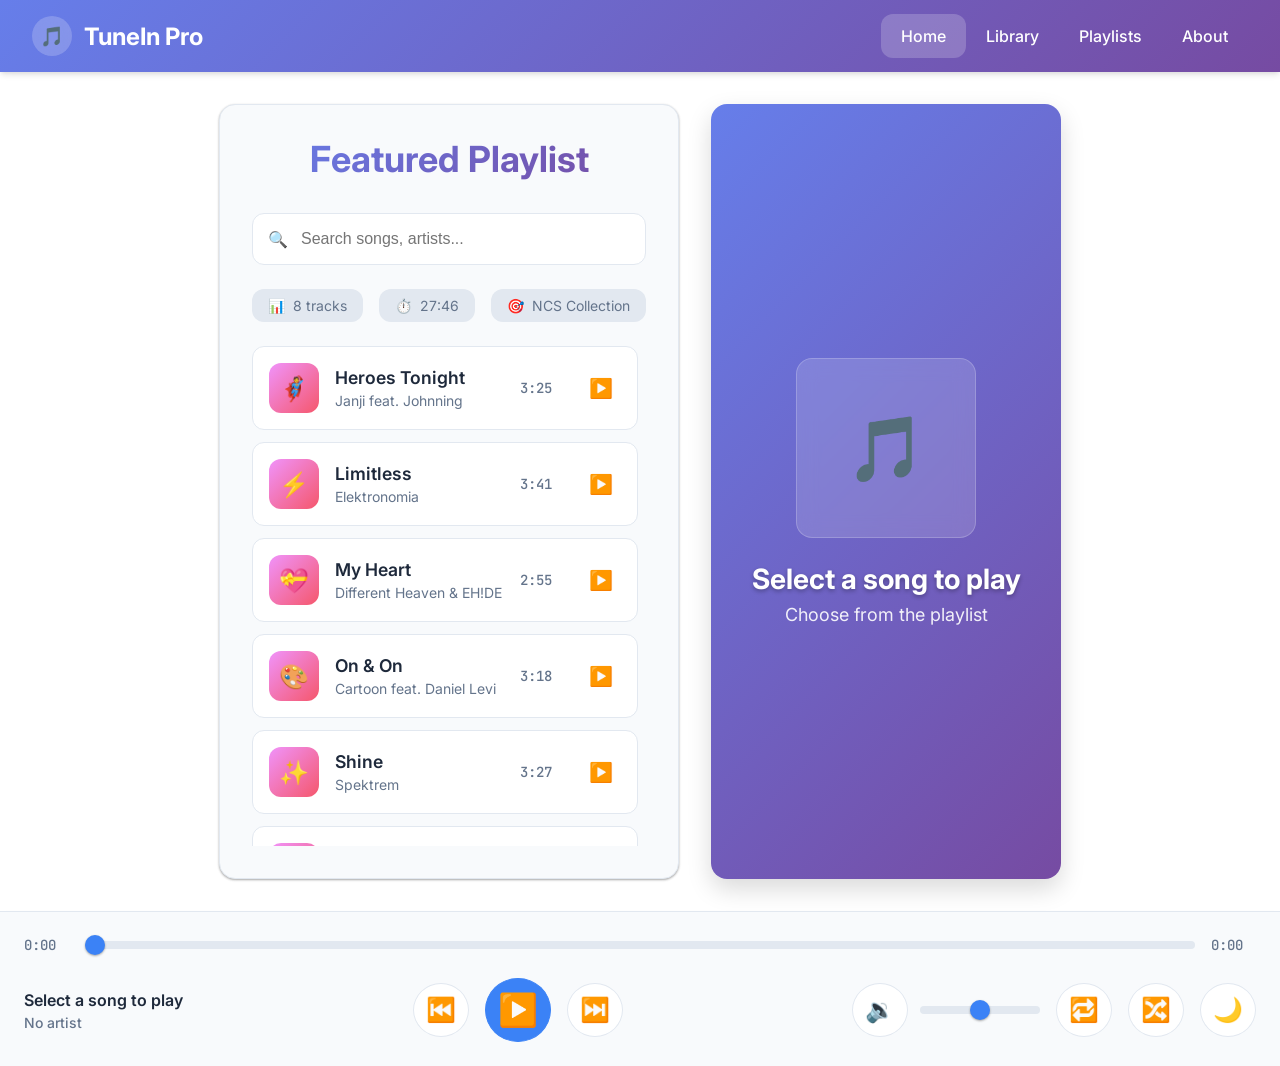
<file: separate.html>
<!DOCTYPE html>
<html lang="en">
<head>
  <meta charset="UTF-8" />
  <meta name="viewport" content="width=device-width, initial-scale=1.0" />
  <meta name="theme-color" content="#0f172a" />
  <meta name="description" content="TuneIn Music Player - Advanced, Responsive, with Visualizer and Multiple Features" />
  <title>TuneIn Music Player Pro</title>
  <link rel="preconnect" href="https://fonts.googleapis.com" />
  <link rel="preconnect" href="fonts.gstatic.com" crossorigin />
  <link href="https://fonts.googleapis.com/css2?family=Inter:wght@300;400;500;600;700&family=JetBrains+Mono:wght@400;500&display=swap" rel="stylesheet" />
  <style>
    :root {
      --primary-bg: #ffffff;
      --secondary-bg: #f8fafc;
      --tertiary-bg: #f1f5f9;
      --accent-bg: #e2e8f0;
      --text-primary: #1e293b;
      --text-secondary: #64748b;
      --text-muted: #94a3b8;
      --border-color: #e2e8f0;
      --shadow-light: 0 1px 3px rgba(0, 0, 0, 0.12), 0 1px 2px rgba(0, 0, 0, 0.24);
      --shadow-medium: 0 4px 6px -1px rgba(0, 0, 0, 0.1), 0 2px 4px -1px rgba(0, 0, 0, 0.06);
      --shadow-heavy: 0 10px 25px rgba(0, 0, 0, 0.15);
      --accent-color: #3b82f6;
      --accent-hover: #2563eb;
      --success-color: #10b981;
      --warning-color: #f59e0b;
      --error-color: #ef4444;
      --gradient-primary: linear-gradient(135deg, #667eea 0%, #764ba2 100%);
      --gradient-secondary: linear-gradient(135deg, #f093fb 0%, #f5576c 100%);
      --gradient-accent: linear-gradient(135deg, #4facfe 0%, #00f2fe 100%);
      --border-radius: 12px;
      --border-radius-lg: 16px;
      --transition: all 0.3s cubic-bezier(0.4, 0, 0.2, 1);
    }

    .dark {
      --primary-bg: #0f172a;
      --secondary-bg: #1e293b;
      --tertiary-bg: #334155;
      --accent-bg: #475569;
      --text-primary: #f1f5f9;
      --text-secondary: #cbd5e1;
      --text-muted: #94a3b8;
      --border-color: #475569;
      --shadow-light: 0 1px 3px rgba(0, 0, 0, 0.5);
      --shadow-medium: 0 4px 6px -1px rgba(0, 0, 0, 0.3), 0 2px 4px -1px rgba(0, 0, 0, 0.2);
      --shadow-heavy: 0 10px 25px rgba(0, 0, 0, 0.5);
    }

    * {
      margin: 0;
      padding: 0;
      box-sizing: border-box;
    }

    body {
      font-family: 'Inter', -apple-system, BlinkMacSystemFont, sans-serif;
      background: var(--primary-bg);
      color: var(--text-primary);
      transition: var(--transition);
      min-height: 100vh;
      display: flex;
      flex-direction: column;
      overflow-x: hidden;
    }

    /* Custom Scrollbar */
    ::-webkit-scrollbar {
      width: 8px;
    }

    ::-webkit-scrollbar-track {
      background: var(--accent-bg);
    }

    ::-webkit-scrollbar-thumb {
      background: var(--accent-color);
      border-radius: 4px;
    }

    ::-webkit-scrollbar-thumb:hover {
      background: var(--accent-hover);
    }

    /* Header */
    header {
      background: var(--gradient-primary);
      padding: 1rem 0;
      box-shadow: var(--shadow-medium);
      position: sticky;
      top: 0;
      z-index: 100;
      backdrop-filter: blur(10px);
    }

    nav ul {
      list-style: none;
      display: flex;
      align-items: center;
      max-width: 1400px;
      margin: 0 auto;
      padding: 0 2rem;
    }

    .brand {
      display: flex;
      align-items: center;
      gap: 0.75rem;
      margin-right: auto;
      font-weight: 700;
      font-size: 1.5rem;
      color: white;
    }

    .brand-icon {
      width: 40px;
      height: 40px;
      background: rgba(255, 255, 255, 0.2);
      border-radius: 50%;
      display: flex;
      align-items: center;
      justify-content: center;
      font-size: 1.2rem;
      backdrop-filter: blur(10px);
      animation: brandPulse 3s ease-in-out infinite;
    }

    @keyframes brandPulse {
      0%, 100% { transform: scale(1); }
      50% { transform: scale(1.05); box-shadow: 0 0 20px rgba(255, 255, 255, 0.3); }
    }

    nav a {
      color: white;
      text-decoration: none;
      padding: 0.75rem 1.25rem;
      border-radius: var(--border-radius);
      transition: var(--transition);
      font-weight: 500;
    }

    nav a:hover, nav a[aria-current="page"] {
      background: rgba(255, 255, 255, 0.2);
      backdrop-filter: blur(10px);
    }

    /* Main Layout */
    .container {
      flex: 1;
      max-width: 1400px;
      margin: 0 auto;
      padding: 2rem;
      display: grid;
      grid-template-columns: 1fr 350px;
      gap: 2rem;
      min-height: calc(100vh - 200px);
    }

    /* Song List */
    .songList {
      background: var(--secondary-bg);
      border-radius: var(--border-radius-lg);
      padding: 2rem;
      box-shadow: var(--shadow-light);
      border: 1px solid var(--border-color);
    }

    .songList h1 {
      margin-bottom: 2rem;
      background: var(--gradient-primary);
      -webkit-background-clip: text;
      -webkit-text-fill-color: transparent;
      background-clip: text;
      font-size: 2.25rem;
      font-weight: 700;
      text-align: center;
    }

    .search-bar {
      position: relative;
      margin-bottom: 1.5rem;
    }

    .search-input {
      width: 100%;
      padding: 1rem 1rem 1rem 3rem;
      border: 1px solid var(--border-color);
      border-radius: var(--border-radius);
      background: var(--primary-bg);
      color: var(--text-primary);
      font-size: 1rem;
      transition: var(--transition);
    }

    .search-input:focus {
      outline: none;
      border-color: var(--accent-color);
      box-shadow: 0 0 0 3px rgba(59, 130, 246, 0.1);
    }

    .search-icon {
      position: absolute;
      left: 1rem;
      top: 50%;
      transform: translateY(-50%);
      color: var(--text-muted);
    }

    .songItemContainer {
      max-height: 500px;
      overflow-y: auto;
      padding-right: 0.5rem;
    }

    .songItem {
      display: flex;
      align-items: center;
      padding: 1rem;
      margin-bottom: 0.75rem;
      background: var(--primary-bg);
      border-radius: var(--border-radius);
      cursor: pointer;
      transition: var(--transition);
      border: 1px solid var(--border-color);
      position: relative;
      overflow: hidden;
    }

    .songItem::before {
      content: '';
      position: absolute;
      top: 0;
      left: -100%;
      width: 100%;
      height: 100%;
      background: var(--gradient-accent);
      opacity: 0;
      transition: var(--transition);
      z-index: -1;
    }

    .songItem:hover {
      transform: translateY(-2px);
      box-shadow: var(--shadow-medium);
      border-color: var(--accent-color);
    }

    .songItem:hover::before {
      left: 0;
      opacity: 0.1;
    }

    .songItem.playing {
      background: var(--gradient-primary);
      color: white;
      border-color: transparent;
      box-shadow: var(--shadow-heavy);
    }

    .songItem.playing .timestamp,
    .songItem.playing .songName {
      color: white;
    }

    .song-cover {
      width: 50px;
      height: 50px;
      border-radius: var(--border-radius);
      margin-right: 1rem;
      background: var(--gradient-secondary);
      display: flex;
      align-items: center;
      justify-content: center;
      font-size: 1.5rem;
      color: white;
      position: relative;
      overflow: hidden;
    }

    .song-details {
      flex: 1;
      min-width: 0;
    }

    .songName {
      font-weight: 600;
      font-size: 1.1rem;
      margin-bottom: 0.25rem;
      white-space: nowrap;
      overflow: hidden;
      text-overflow: ellipsis;
    }

    .song-artist {
      font-size: 0.875rem;
      color: var(--text-secondary);
      white-space: nowrap;
      overflow: hidden;
      text-overflow: ellipsis;
    }

    .songlistplay {
      display: flex;
      align-items: center;
      gap: 1rem;
    }

    .timestamp {
      font-family: 'JetBrains Mono', monospace;
      font-size: 0.875rem;
      color: var(--text-secondary);
      min-width: 45px;
      font-weight: 500;
    }

    .play-btn {
      background: none;
      border: none;
      color: inherit;
      font-size: 1.2rem;
      cursor: pointer;
      padding: 0.5rem;
      border-radius: 50%;
      transition: var(--transition);
      display: flex;
      align-items: center;
      justify-content: center;
    }

    .play-btn:hover {
      background: rgba(59, 130, 246, 0.1);
      transform: scale(1.1);
    }

    /* Song Banner with Visualizer */
    .songBanner {
      background: var(--gradient-primary);
      border-radius: var(--border-radius-lg);
      padding: 2rem;
      text-align: center;
      color: white;
      display: flex;
      flex-direction: column;
      align-items: center;
      justify-content: center;
      min-height: 400px;
      position: relative;
      overflow: hidden;
      box-shadow: var(--shadow-heavy);
    }

    .visualizer-bg {
      position: absolute;
      top: 0;
      left: 0;
      right: 0;
      bottom: 0;
      opacity: 0.2;
      z-index: 0;
    }

    .visualizer {
      display: flex;
      align-items: end;
      justify-content: center;
      height: 100px;
      gap: 3px;
      position: absolute;
      bottom: 0;
      left: 0;
      right: 0;
    }

    .bar {
      width: 4px;
      background: rgba(255, 255, 255, 0.6);
      border-radius: 2px;
      animation: visualizer 1.5s ease-in-out infinite;
    }

    .bar:nth-child(odd) { animation-delay: 0.1s; }
    .bar:nth-child(even) { animation-delay: 0.3s; }

    @keyframes visualizer {
      0%, 100% { height: 10px; }
      50% { height: 60px; }
    }

    .current-song-cover {
      width: 180px;
      height: 180px;
      background: rgba(255, 255, 255, 0.15);
      border-radius: var(--border-radius-lg);
      display: flex;
      align-items: center;
      justify-content: center;
      font-size: 4rem;
      margin-bottom: 1.5rem;
      backdrop-filter: blur(10px);
      border: 1px solid rgba(255, 255, 255, 0.2);
      position: relative;
      z-index: 1;
      transition: var(--transition);
    }

    .current-song-cover.playing {
      animation: albumSpin 10s linear infinite;
      box-shadow: 0 0 40px rgba(255, 255, 255, 0.3);
    }

    @keyframes albumSpin {
      from { transform: rotate(0deg); }
      to { transform: rotate(360deg); }
    }

    .current-song-info {
      position: relative;
      z-index: 1;
    }

    .current-song-info h2 {
      font-size: 1.75rem;
      font-weight: 700;
      margin-bottom: 0.5rem;
      text-shadow: 0 2px 4px rgba(0, 0, 0, 0.3);
    }

    .current-artist {
      font-size: 1.125rem;
      opacity: 0.9;
      font-weight: 400;
    }

    /* Enhanced Footer Player */
    footer {
      background: var(--secondary-bg);
      border-top: 1px solid var(--border-color);
      padding: 1.5rem;
      backdrop-filter: blur(20px);
      box-shadow: var(--shadow-medium);
    }

    .progress-container {
      display: flex;
      align-items: center;
      gap: 1rem;
      margin-bottom: 1.5rem;
      max-width: 1400px;
      margin-left: auto;
      margin-right: auto;
    }

    .time {
      font-family: 'JetBrains Mono', monospace;
      font-size: 0.875rem;
      color: var(--text-secondary);
      min-width: 45px;
      font-weight: 500;
    }

    /* Enhanced Range Inputs */
    input[type="range"] {
      flex: 1;
      height: 8px;
      background: var(--accent-bg);
      border-radius: 4px;
      outline: none;
      -webkit-appearance: none;
      cursor: pointer;
      transition: var(--transition);
    }

    input[type="range"]:hover {
      box-shadow: 0 0 8px rgba(59, 130, 246, 0.3);
    }

    input[type="range"]::-webkit-slider-thumb {
      -webkit-appearance: none;
      width: 20px;
      height: 20px;
      background: var(--accent-color);
      border-radius: 50%;
      cursor: pointer;
      box-shadow: var(--shadow-light);
      transition: var(--transition);
    }

    input[type="range"]::-webkit-slider-thumb:hover {
      transform: scale(1.1);
      box-shadow: 0 0 12px rgba(59, 130, 246, 0.5);
    }

    input[type="range"]::-moz-range-thumb {
      width: 20px;
      height: 20px;
      background: var(--accent-color);
      border-radius: 50%;
      cursor: pointer;
      border: none;
      box-shadow: var(--shadow-light);
    }

    .bottom-controls {
      display: flex;
      align-items: center;
      justify-content: space-between;
      max-width: 1400px;
      margin: 0 auto;
    }

    .controls {
      display: flex;
      align-items: center;
      gap: 1rem;
    }

    .control-btn {
      background: var(--primary-bg);
      border: 1px solid var(--border-color);
      color: var(--text-primary);
      font-size: 1.5rem;
      cursor: pointer;
      padding: 0.75rem;
      border-radius: 50%;
      transition: var(--transition);
      display: flex;
      align-items: center;
      justify-content: center;
      min-width: 48px;
      min-height: 48px;
    }

    .control-btn:hover {
      background: var(--accent-bg);
      transform: translateY(-2px);
      box-shadow: var(--shadow-medium);
    }

    .control-btn.active {
      color: white;
      background: var(--accent-color);
      border-color: var(--accent-color);
      box-shadow: var(--shadow-medium);
    }

    #masterPlay {
      font-size: 2rem;
      background: var(--accent-color);
      border-color: var(--accent-color);
      color: white;
      min-width: 64px;
      min-height: 64px;
    }

    #masterPlay:hover {
      background: var(--accent-hover);
      transform: scale(1.05);
      box-shadow: 0 0 20px rgba(59, 130, 246, 0.4);
    }

    .volume-control {
      display: flex;
      align-items: center;
      gap: 0.75rem;
    }

    #volumeBar {
      width: 120px;
    }

    .songInfo {
      display: flex;
      align-items: center;
      gap: 1rem;
      font-weight: 500;
      max-width: 300px;
    }

    .playing-indicator {
      width: 48px;
      height: 48px;
      background: var(--success-color);
      border-radius: 50%;
      display: flex;
      align-items: center;
      justify-content: center;
      color: white;
      font-size: 1.2rem;
      box-shadow: var(--shadow-light);
    }

    .playing-indicator.active {
      animation: indicatorPulse 2s ease-in-out infinite;
    }

    @keyframes indicatorPulse {
      0%, 100% { 
        transform: scale(1); 
        box-shadow: var(--shadow-light);
      }
      50% { 
        transform: scale(1.05); 
        box-shadow: 0 0 20px rgba(16, 185, 129, 0.4);
      }
    }

    .song-info-text {
      min-width: 0;
      flex: 1;
    }

    .song-info-title {
      font-weight: 600;
      margin-bottom: 0.25rem;
      white-space: nowrap;
      overflow: hidden;
      text-overflow: ellipsis;
    }

    .song-info-artist {
      font-size: 0.875rem;
      color: var(--text-secondary);
      white-space: nowrap;
      overflow: hidden;
      text-overflow: ellipsis;
    }

    /* Additional Features */
    .stats-container {
      display: flex;
      gap: 1rem;
      margin-bottom: 1.5rem;
      font-size: 0.875rem;
      color: var(--text-secondary);
    }

    .stat-item {
      background: var(--accent-bg);
      padding: 0.5rem 1rem;
      border-radius: var(--border-radius);
      display: flex;
      align-items: center;
      gap: 0.5rem;
    }

    /* Responsive Design */
    @media (max-width: 1024px) {
      .container {
        grid-template-columns: 1fr;
        gap: 1.5rem;
      }

      .songBanner {
        order: -1;
        min-height: 300px;
      }

      .current-song-cover {
        width: 140px;
        height: 140px;
        font-size: 3rem;
      }
    }

    @media (max-width: 768px) {
      .container {
        padding: 1rem;
      }

      .bottom-controls {
        flex-direction: column;
        gap: 1.5rem;
      }

      .controls {
        order: -1;
      }

      nav ul {
        padding: 0 1rem;
      }

      .brand {
        font-size: 1.2rem;
      }

      .songInfo {
        max-width: 100%;
        text-align: center;
      }

      .volume-control {
        flex-direction: column;
        gap: 0.5rem;
      }

      #volumeBar {
        width: 150px;
      }
    }

    @media (max-width: 480px) {
      .songList {
        padding: 1rem;
      }

      .songList h1 {
        font-size: 1.75rem;
      }

      .songItem {
        padding: 0.75rem;
      }

      .song-cover {
        width: 40px;
        height: 40px;
        font-size: 1.2rem;
      }

      .current-song-cover {
        width: 120px;
        height: 120px;
        font-size: 2.5rem;
      }
    }

    /* Accessibility */
    .sr-only {
      position: absolute;
      width: 1px;
      height: 1px;
      padding: 0;
      margin: -1px;
      overflow: hidden;
      clip: rect(0, 0, 0, 0);
      white-space: nowrap;
      border: 0;
    }

    button:focus, input:focus, .songItem:focus {
      outline: 2px solid var(--accent-color);
      outline-offset: 2px;
    }

    /* Loading States */
    .loading {
      opacity: 0.6;
      pointer-events: none;
    }

    .skeleton {
      background: linear-gradient(90deg, var(--accent-bg) 25%, var(--border-color) 50%, var(--accent-bg) 75%);
      background-size: 200% 100%;
      animation: skeleton-loading 1.5s infinite;
    }

    @keyframes skeleton-loading {
      0% { background-position: 200% 0; }
      100% { background-position: -200% 0; }
    }
  </style>
</head>
<body>
  <header>
    <nav aria-label="Main Navigation">
      <ul>
        <li class="brand">
          <div class="brand-icon">🎵</div>
          <span>TuneIn Pro</span>
        </li>
        <li><a href="#" aria-current="page">Home</a></li>
        <li><a href="#">Library</a></li>
        <li><a href="#">Playlists</a></li>
        <li><a href="#">About</a></li>
      </ul>
    </nav>
  </header>

  <main class="container">
    <div class="songList">
      <h1>Featured Playlist</h1>
      
      <div class="search-bar">
        <span class="search-icon">🔍</span>
        <input 
          type="text" 
          class="search-input" 
          placeholder="Search songs, artists..."
          id="searchInput"
          aria-label="Search music"
        />
      </div>

      <div class="stats-container">
        <div class="stat-item">
          <span>📊</span>
          <span id="totalSongs">8 tracks</span>
        </div>
        <div class="stat-item">
          <span>⏱️</span>
          <span id="totalDuration">26:47</span>
        </div>
        <div class="stat-item">
          <span>🎯</span>
          <span>NCS Collection</span>
        </div>
      </div>
      
      <div class="songItemContainer" id="songList"></div>
    </div>
    
    <div class="songBanner">
      <div class="visualizer-bg">
        <div class="visualizer" id="visualizer"></div>
      </div>
      <div class="current-song-cover" id="currentCover">🎵</div>
      <div class="current-song-info">
        <h2 id="currentSongTitle">Select a song to play</h2>
        <p class="current-artist" id="currentArtist">Choose from the playlist</p>
      </div>
    </div>
  </main>

  <footer class="bottom">
    <div class="progress-container">
      <span id="currentTime" class="time">0:00</span>
      <input 
        type="range" 
        id="myProgressBar" 
        min="0" 
        max="100" 
        value="0"
        aria-label="Song progress" 
      />
      <span id="duration" class="time">0:00</span>
    </div>

    <div class="bottom-controls">
      <div class="songInfo">
        <div class="playing-indicator" id="playingIndicator" style="display: none;">
          🎵
        </div>
        <div class="song-info-text">
          <div class="song-info-title" id="masterSongName">Select a song to play</div>
          <div class="song-info-artist" id="masterArtistName">No artist</div>
        </div>
      </div>

      <div class="controls">
        <button class="control-btn" id="previous" aria-label="Previous song" title="Previous (Left Arrow)">
          ⏮️
        </button>
        <button class="control-btn" id="masterPlay" aria-label="Play or pause" title="Play/Pause (Space)">
          ▶️
        </button>
        <button class="control-btn" id="next" aria-label="Next song" title="Next (Right Arrow)">
          ⏭️
        </button>
      </div>

      <div class="controls">
        <div class="volume-control">
          <button class="control-btn" id="muteBtn" aria-label="Mute toggle" title="Mute (M)">
            🔊
          </button>
          <input 
            type="range" 
            id="volumeBar" 
            min="0" 
            max="100" 
            value="50"
            aria-label="Volume control" 
            title="Volume (Up/Down Arrows)"
          />
        </div>
        <button class="control-btn" id="repeatBtn" aria-label="Repeat mode" aria-pressed="false" title="Repeat (R)">
          🔁
        </button>
        <button class="control-btn" id="shuffleBtn" aria-label="Shuffle mode" aria-pressed="false" title="Shuffle (S)">
          🔀
        </button>
        <button class="control-btn" id="themeToggle" aria-label="Theme toggle" aria-pressed="false" title="Theme (T)">
          🌙
        </button>
      </div>
    </div>
  </footer>

  <script>
    // Enhanced Music Player State
    class MusicPlayer {
      constructor() {
        this.currentSong = 0;
        this.audioElement = null;
        this.isPlaying = false;
        this.isShuffle = false;
        this.isRepeat = false;
        this.isDarkMode = localStorage.getItem('darkMode') === 'true';
        this.volume = parseFloat(localStorage.getItem('volume')) || 0.5;
        this.isMuted = false;
        this.filteredSongs = [];
        this.progressInterval = null;
        this.visualizerInterval = null;
        
        // Enhanced demo songs with more metadata
        this.songs = [
          { 
            songName: "Heroes Tonight", 
            artist: "Janji feat. Johnning",
            filePath: "", 
            coverPath: "🦸", 
            duration: "3:25",
            genre: "Electronic"
          },
          { 
            songName: "Limitless", 
            artist: "Elektronomia",
            filePath: "", 
            coverPath: "⚡", 
            duration: "3:41",
            genre: "EDM"
          },
          { 
            songName: "My Heart", 
            artist: "Different Heaven & EH!DE",
            filePath: "", 
            coverPath: "💝", 
            duration: "2:55",
            genre: "Future Bass"
          },
          { 
            songName: "On & On", 
            artist: "Cartoon feat. Daniel Levi",
            filePath: "", 
            coverPath: "🎨", 
            duration: "3:18",
            genre: "Progressive House"
          },
          { 
            songName: "Shine", 
            artist: "Spektrem",
            filePath: "", 
            coverPath: "✨", 
            duration: "3:27",
            genre: "Electro"
          },
          { 
            songName: "Spectre", 
            artist: "Alan Walker",
            filePath: "", 
            coverPath: "👻", 
            duration: "2:58",
            genre: "Progressive House"
          },
          { 
            songName: "Hope", 
            artist: "Tobu",
            filePath: "", 
            coverPath: "🌅", 
            duration: "3:50",
            genre: "Future Bass"
          },
          { 
            songName: "Force", 
            artist: "Alan Walker",
            filePath: "", 
            coverPath: "⚔️", 
            duration: "4:12",
            genre: "Electronic"
          }
        ];
        
        this.filteredSongs = [...this.songs];
        this.init();
      }

      init() {
        this.createAudioElement();
        this.loadSongs();
        this.setupEventListeners();
        this.applyTheme();
        this.updateStats();
        this.createVisualizer();
      }

      createAudioElement() {
        this.audioElement = new Audio();
        this.audioElement.volume = this.volume;
        this.audioElement.preload = 'metadata';
      }

      loadSongs() {
        const songList = document.getElementById('songList');
        songList.innerHTML = '';
        
        this.filteredSongs.forEach((song, index) => {
          const songItem = document.createElement('div');
          songItem.className = 'songItem';
          songItem.tabIndex = 0;
          songItem.dataset.index = index;
          songItem.innerHTML = `
            <div class="song-cover">${song.coverPath}</div>
            <div class="song-details">
              <div class="songName">${song.songName}</div>
              <div class="song-artist">${song.artist}</div>
            </div>
            <div class="songlistplay">
              <span class="timestamp">${song.duration}</span>
              <button class="play-btn songItemPlay" data-index="${index}" aria-label="Play ${song.songName}">
                ▶️
              </button>
            </div>
          `;
          
          songItem.addEventListener('click', (e) => {
            if (!e.target.classList.contains('play-btn')) {
              this.playSong(index);
            }
          });
          
          songItem.addEventListener('keydown', (e) => {
            if (e.key === 'Enter' || e.key === ' ') {
              e.preventDefault();
              this.playSong(index);
            }
          });
          
          songList.appendChild(songItem);
        });
      }

      setupEventListeners() {
        // DOM Elements
        this.masterPlay = document.getElementById('masterPlay');
        this.myProgressBar = document.getElementById('myProgressBar');
        this.playingIndicator = document.getElementById('playingIndicator');
        this.masterSongName = document.getElementById('masterSongName');
        this.masterArtistName = document.getElementById('masterArtistName');
        this.currentTimeSpan = document.getElementById('currentTime');
        this.durationSpan = document.getElementById('duration');
        this.volumeBar = document.getElementById('volumeBar');
        this.muteBtn = document.getElementById('muteBtn');
        this.shuffleBtn = document.getElementById('shuffleBtn');
        this.repeatBtn = document.getElementById('repeatBtn');
        this.themeToggle = document.getElementById('themeToggle');
        this.nextBtn = document.getElementById('next');
        this.previousBtn = document.getElementById('previous');
        this.currentCover = document.getElementById('currentCover');
        this.currentSongTitle = document.getElementById('currentSongTitle');
        this.currentArtist = document.getElementById('currentArtist');
        this.searchInput = document.getElementById('searchInput');

        // Event Listeners
        this.masterPlay.addEventListener('click', () => this.togglePlayPause());
        this.myProgressBar.addEventListener('input', () => this.seekSong());
        this.volumeBar.addEventListener('input', () => this.changeVolume());
        this.muteBtn.addEventListener('click', () => this.toggleMute());
        this.nextBtn.addEventListener('click', () => this.nextSong());
        this.previousBtn.addEventListener('click', () => this.previousSong());
        this.shuffleBtn.addEventListener('click', () => this.toggleShuffle());
        this.repeatBtn.addEventListener('click', () => this.toggleRepeat());
        this.themeToggle.addEventListener('click', () => this.toggleTheme());
        this.searchInput.addEventListener('input', (e) => this.searchSongs(e.target.value));

        // Song item play buttons
        document.addEventListener('click', (e) => {
          if (e.target.classList.contains('songItemPlay')) {
            const index = parseInt(e.target.dataset.index);
            this.playSong(index);
          }
        });

        // Audio element events
        if (this.audioElement) {
          this.audioElement.addEventListener('timeupdate', () => this.updateProgress());
          this.audioElement.addEventListener('ended', () => this.handleSongEnd());
          this.audioElement.addEventListener('loadedmetadata', () => this.updateDuration());
          this.audioElement.addEventListener('play', () => this.onPlay());
          this.audioElement.addEventListener('pause', () => this.onPause());
          this.audioElement.addEventListener('error', (e) => this.handleError(e));
        }

        // Keyboard controls
        document.addEventListener('keydown', (e) => this.handleKeyboard(e));

        // Volume bar initialization
        this.volumeBar.value = this.volume * 100;
        this.updateVolumeIcon();
      }

      togglePlayPause() {
        if (this.isPlaying) {
          this.pauseSong();
        } else {
          if (this.currentSong === null) {
            this.playSong(0);
          } else {
            this.resumeSong();
          }
        }
      }

      playSong(index) {
        if (index >= this.filteredSongs.length) return;
        
        this.currentSong = index;
        this.simulatePlayback();
        this.updateUI();
        this.updateSongInfo();
        this.startVisualizer();
      }

      simulatePlayback() {
        this.isPlaying = true;
        this.masterPlay.innerHTML = '⏸️';
        this.playingIndicator.style.display = 'flex';
        this.playingIndicator.classList.add('active');
        this.currentCover.classList.add('playing');
        
        // Clear existing interval
        if (this.progressInterval) {
          clearInterval(this.progressInterval);
        }
        
        // Simulate progress
        let progress = 0;
        const duration = this.parseDuration(this.filteredSongs[this.currentSong].duration);
        const increment = 100 / duration;
        
        this.progressInterval = setInterval(() => {
          if (!this.isPlaying) {
            clearInterval(this.progressInterval);
            return;
          }
          
          progress += increment;
          this.myProgressBar.value = Math.min(progress, 100);
          const currentSeconds = (progress / 100) * duration;
          this.currentTimeSpan.textContent = this.formatTime(currentSeconds);
          
          if (progress >= 100) {
            clearInterval(this.progressInterval);
            this.handleSongEnd();
          }
        }, 1000);
      }

      pauseSong() {
        this.isPlaying = false;
        this.masterPlay.innerHTML = '▶️';
        this.playingIndicator.classList.remove('active');
        this.currentCover.classList.remove('playing');
        this.stopVisualizer();
        
        if (this.progressInterval) {
          clearInterval(this.progressInterval);
        }
      }

      resumeSong() {
        this.isPlaying = true;
        this.masterPlay.innerHTML = '⏸️';
        this.playingIndicator.classList.add('active');
        this.currentCover.classList.add('playing');
        this.startVisualizer();
        
        // Resume progress from current position
        const currentProgress = parseFloat(this.myProgressBar.value);
        const duration = this.parseDuration(this.filteredSongs[this.currentSong].duration);
        const increment = 100 / duration;
        let progress = currentProgress;
        
        this.progressInterval = setInterval(() => {
          if (!this.isPlaying) {
            clearInterval(this.progressInterval);
            return;
          }
          
          progress += increment;
          this.myProgressBar.value = Math.min(progress, 100);
          const currentSeconds = (progress / 100) * duration;
          this.currentTimeSpan.textContent = this.formatTime(currentSeconds);
          
          if (progress >= 100) {
            clearInterval(this.progressInterval);
            this.handleSongEnd();
          }
        }, 1000);
      }

      handleSongEnd() {
        if (this.isRepeat) {
          this.playSong(this.currentSong);
        } else {
          this.nextSong();
        }
      }

      nextSong() {
        let nextIndex;
        
        if (this.isShuffle) {
          do {
            nextIndex = Math.floor(Math.random() * this.filteredSongs.length);
          } while (nextIndex === this.currentSong && this.filteredSongs.length > 1);
        } else {
          nextIndex = (this.currentSong + 1) % this.filteredSongs.length;
        }
        
        this.playSong(nextIndex);
      }

      previousSong() {
        let prevIndex;
        
        if (this.isShuffle) {
          do {
            prevIndex = Math.floor(Math.random() * this.filteredSongs.length);
          } while (prevIndex === this.currentSong && this.filteredSongs.length > 1);
        } else {
          prevIndex = this.currentSong <= 0 ? this.filteredSongs.length - 1 : this.currentSong - 1;
        }
        
        this.playSong(prevIndex);
      }

      seekSong() {
        const seekPercent = this.myProgressBar.value;
        const duration = this.parseDuration(this.filteredSongs[this.currentSong]?.duration || "0:00");
        const seekTime = (seekPercent / 100) * duration;
        this.currentTimeSpan.textContent = this.formatTime(seekTime);
      }

      changeVolume() {
        this.volume = this.volumeBar.value / 100;
        if (this.audioElement) this.audioElement.volume = this.volume;
        localStorage.setItem('volume', this.volume.toString());
        this.updateVolumeIcon();
      }

      toggleMute() {
        this.isMuted = !this.isMuted;
        if (this.audioElement) this.audioElement.muted = this.isMuted;
        this.updateVolumeIcon();
      }

      updateVolumeIcon() {
        if (this.isMuted || this.volume === 0) {
          this.muteBtn.innerHTML = '🔇';
        } else if (this.volume < 0.33) {
          this.muteBtn.innerHTML = '🔈';
        } else if (this.volume < 0.66) {
          this.muteBtn.innerHTML = '🔉';
        } else {
          this.muteBtn.innerHTML = '🔊';
        }
      }

      toggleShuffle() {
        this.isShuffle = !this.isShuffle;
        this.shuffleBtn.classList.toggle('active', this.isShuffle);
        this.shuffleBtn.setAttribute('aria-pressed', this.isShuffle);
      }

      toggleRepeat() {
        this.isRepeat = !this.isRepeat;
        this.repeatBtn.classList.toggle('active', this.isRepeat);
        this.repeatBtn.setAttribute('aria-pressed', this.isRepeat);
        this.repeatBtn.innerHTML = this.isRepeat ? '🔂' : '🔁';
      }

      toggleTheme() {
        this.isDarkMode = !this.isDarkMode;
        document.documentElement.classList.toggle('dark', this.isDarkMode);
        this.themeToggle.innerHTML = this.isDarkMode ? '☀️' : '🌙';
        this.themeToggle.setAttribute('aria-pressed', this.isDarkMode);
        localStorage.setItem('darkMode', this.isDarkMode.toString());
      }

      applyTheme() {
        document.documentElement.classList.toggle('dark', this.isDarkMode);
        this.themeToggle.innerHTML = this.isDarkMode ? '☀️' : '🌙';
      }

      updateUI() {
        document.querySelectorAll('.songItem').forEach((item, index) => {
          item.classList.toggle('playing', index === this.currentSong);
        });
      }

      updateSongInfo() {
        if (this.currentSong !== null && this.filteredSongs[this.currentSong]) {
          const song = this.filteredSongs[this.currentSong];
          this.masterSongName.textContent = song.songName;
          this.masterArtistName.textContent = song.artist;
          this.currentSongTitle.textContent = song.songName;
          this.currentArtist.textContent = song.artist;
          this.currentCover.textContent = song.coverPath;
          this.durationSpan.textContent = song.duration;
        }
      }

      searchSongs(query) {
        const lowerQuery = query.toLowerCase();
        this.filteredSongs = this.songs.filter(song => 
          song.songName.toLowerCase().includes(lowerQuery) ||
          song.artist.toLowerCase().includes(lowerQuery) ||
          song.genre.toLowerCase().includes(lowerQuery)
        );
        
        this.loadSongs();
        this.updateStats();
        
        // Reset current song if it's not in filtered results
        if (this.currentSong >= this.filteredSongs.length) {
          this.currentSong = 0;
          this.pauseSong();
        }
      }

      updateStats() {
        const totalSongs = this.filteredSongs.length;
        const totalSeconds = this.filteredSongs.reduce((acc, song) => {
          return acc + this.parseDuration(song.duration);
        }, 0);
        
        document.getElementById('totalSongs').textContent = `${totalSongs} tracks`;
        document.getElementById('totalDuration').textContent = this.formatTime(totalSeconds);
      }

      createVisualizer() {
        const visualizer = document.getElementById('visualizer');
        visualizer.innerHTML = '';
        
        for (let i = 0; i < 40; i++) {
          const bar = document.createElement('div');
          bar.className = 'bar';
          bar.style.animationDelay = `${Math.random() * 1.5}s`;
          visualizer.appendChild(bar);
        }
      }

      startVisualizer() {
        if (this.visualizerInterval) clearInterval(this.visualizerInterval);
        
        this.visualizerInterval = setInterval(() => {
          const bars = document.querySelectorAll('.bar');
          bars.forEach(bar => {
            const height = Math.random() * 80 + 10;
            bar.style.height = `${height}px`;
          });
        }, 200);
      }

      stopVisualizer() {
        if (this.visualizerInterval) {
          clearInterval(this.visualizerInterval);
          this.visualizerInterval = null;
        }
      }

      parseDuration(duration) {
        const [minutes, seconds] = duration.split(':').map(Number);
        return minutes * 60 + seconds;
      }

      formatTime(seconds) {
        const minutes = Math.floor(seconds / 60);
        const secs = Math.floor(seconds % 60);
        return `${minutes}:${secs.toString().padStart(2, '0')}`;
      }

      handleKeyboard(e) {
        // Prevent keyboard shortcuts when typing in search
        if (e.target === this.searchInput) return;
        
        switch(e.code) {
          case 'Space':
            e.preventDefault();
            this.togglePlayPause();
            break;
          case 'ArrowRight':
            e.preventDefault();
            this.nextSong();
            break;
          case 'ArrowLeft':
            e.preventDefault();
            this.previousSong();
            break;
          case 'ArrowUp':
            e.preventDefault();
            this.volumeBar.value = Math.min(100, parseInt(this.volumeBar.value) + 10);
            this.changeVolume();
            break;
          case 'ArrowDown':
            e.preventDefault();
            this.volumeBar.value = Math.max(0, parseInt(this.volumeBar.value) - 10);
            this.changeVolume();
            break;
          case 'KeyM':
            e.preventDefault();
            this.toggleMute();
            break;
          case 'KeyS':
            e.preventDefault();
            this.toggleShuffle();
            break;
          case 'KeyR':
            e.preventDefault();
            this.toggleRepeat();
            break;
          case 'KeyT':
            e.preventDefault();
            this.toggleTheme();
            break;
          case 'Slash':
            e.preventDefault();
            this.searchInput.focus();
            break;
        }
      }

      onPlay() {
        this.playingIndicator.style.display = 'flex';
      }

      onPause() {
        this.playingIndicator.style.display = 'none';
      }

      handleError(e) {
        console.warn('Audio playback error:', e);
        // In a real app, you'd show user-friendly error messages
      }
    }

    // Initialize the enhanced music player
    let musicPlayer;
    document.addEventListener('DOMContentLoaded', () => {
      musicPlayer = new MusicPlayer();
    });

    // Service Worker for offline capabilities (if needed)
    if ('serviceWorker' in navigator) {
      window.addEventListener('load', () => {
        navigator.serviceWorker.register('/sw.js')
          .then(registration => console.log('SW registered'))
          .catch(error => console.log('SW registration failed'));
      });
    }

    // Performance monitoring
    window.addEventListener('load', () => {
      if ('performance' in window) {
        const loadTime = performance.timing.loadEventEnd - performance.timing.navigationStart;
        console.log(`Page loaded in ${loadTime}ms`);
      }
    });
  </script>
</body>
</html>
</file>
